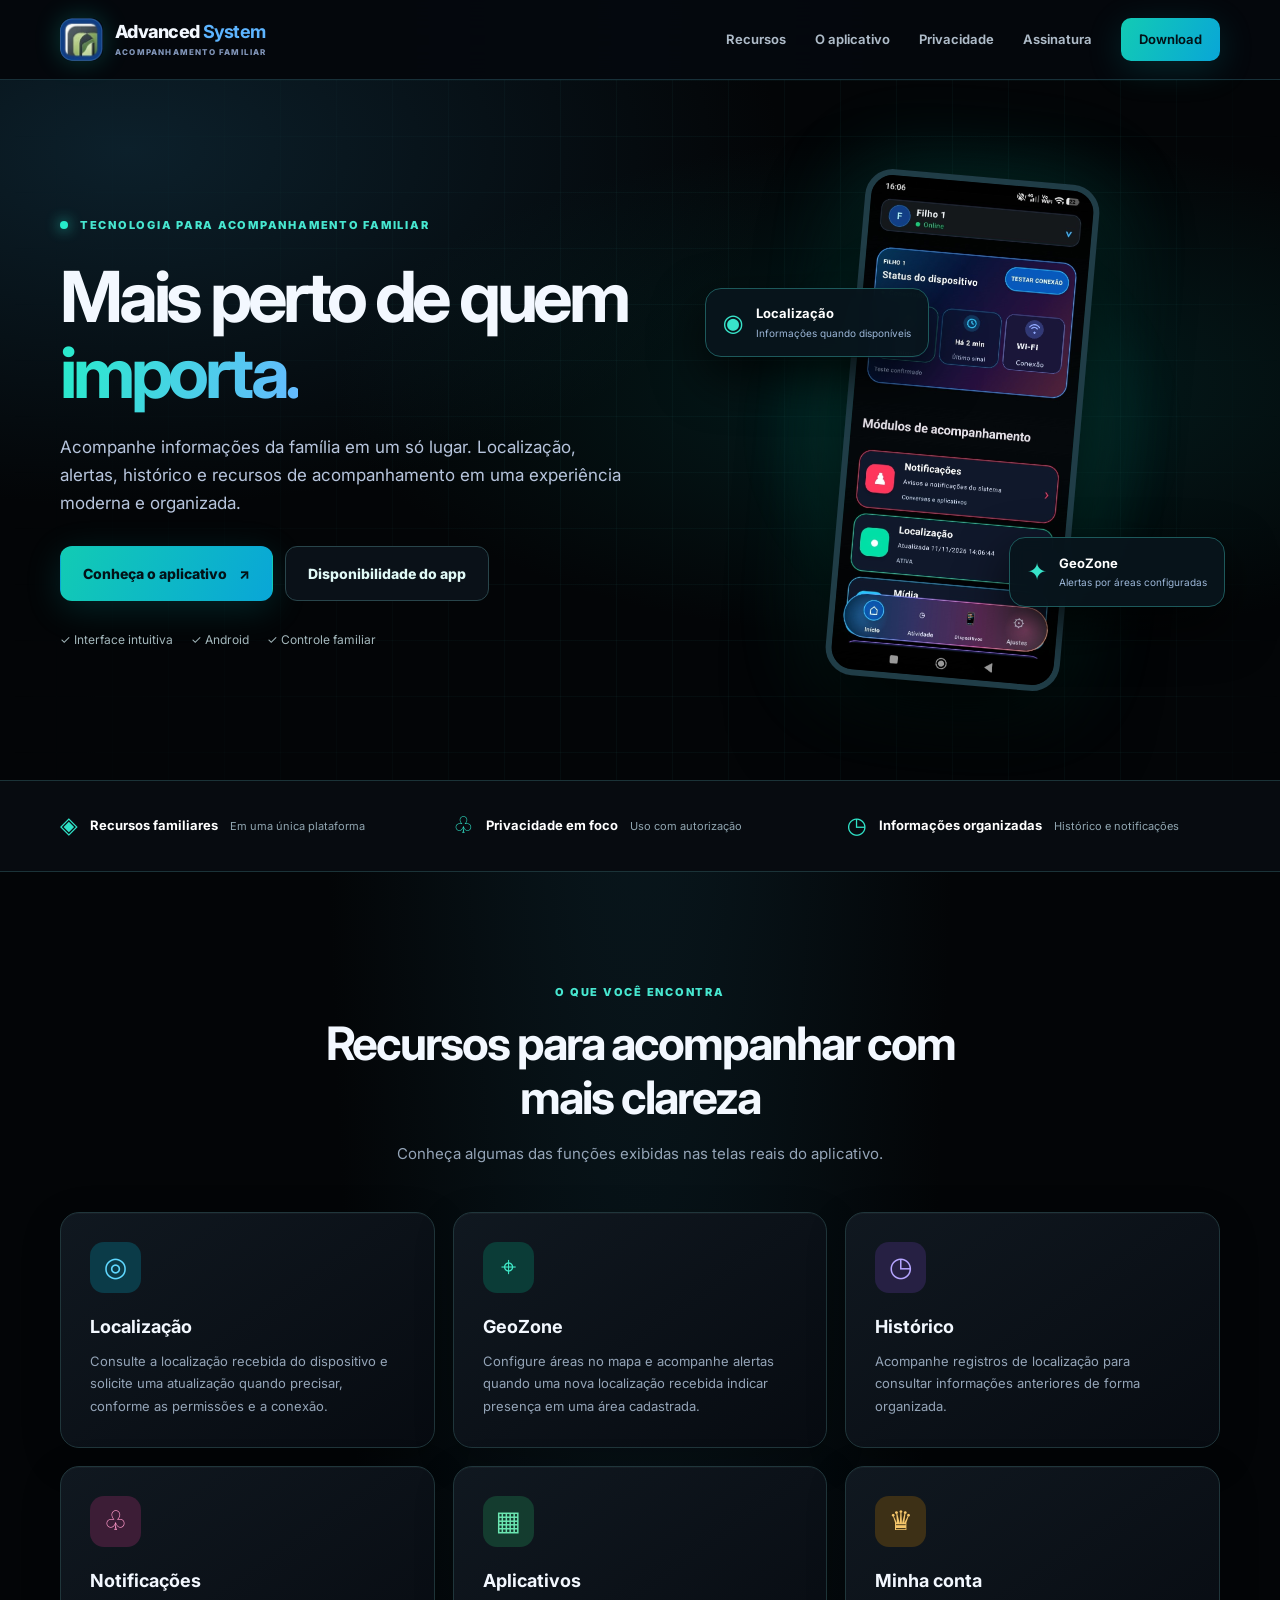
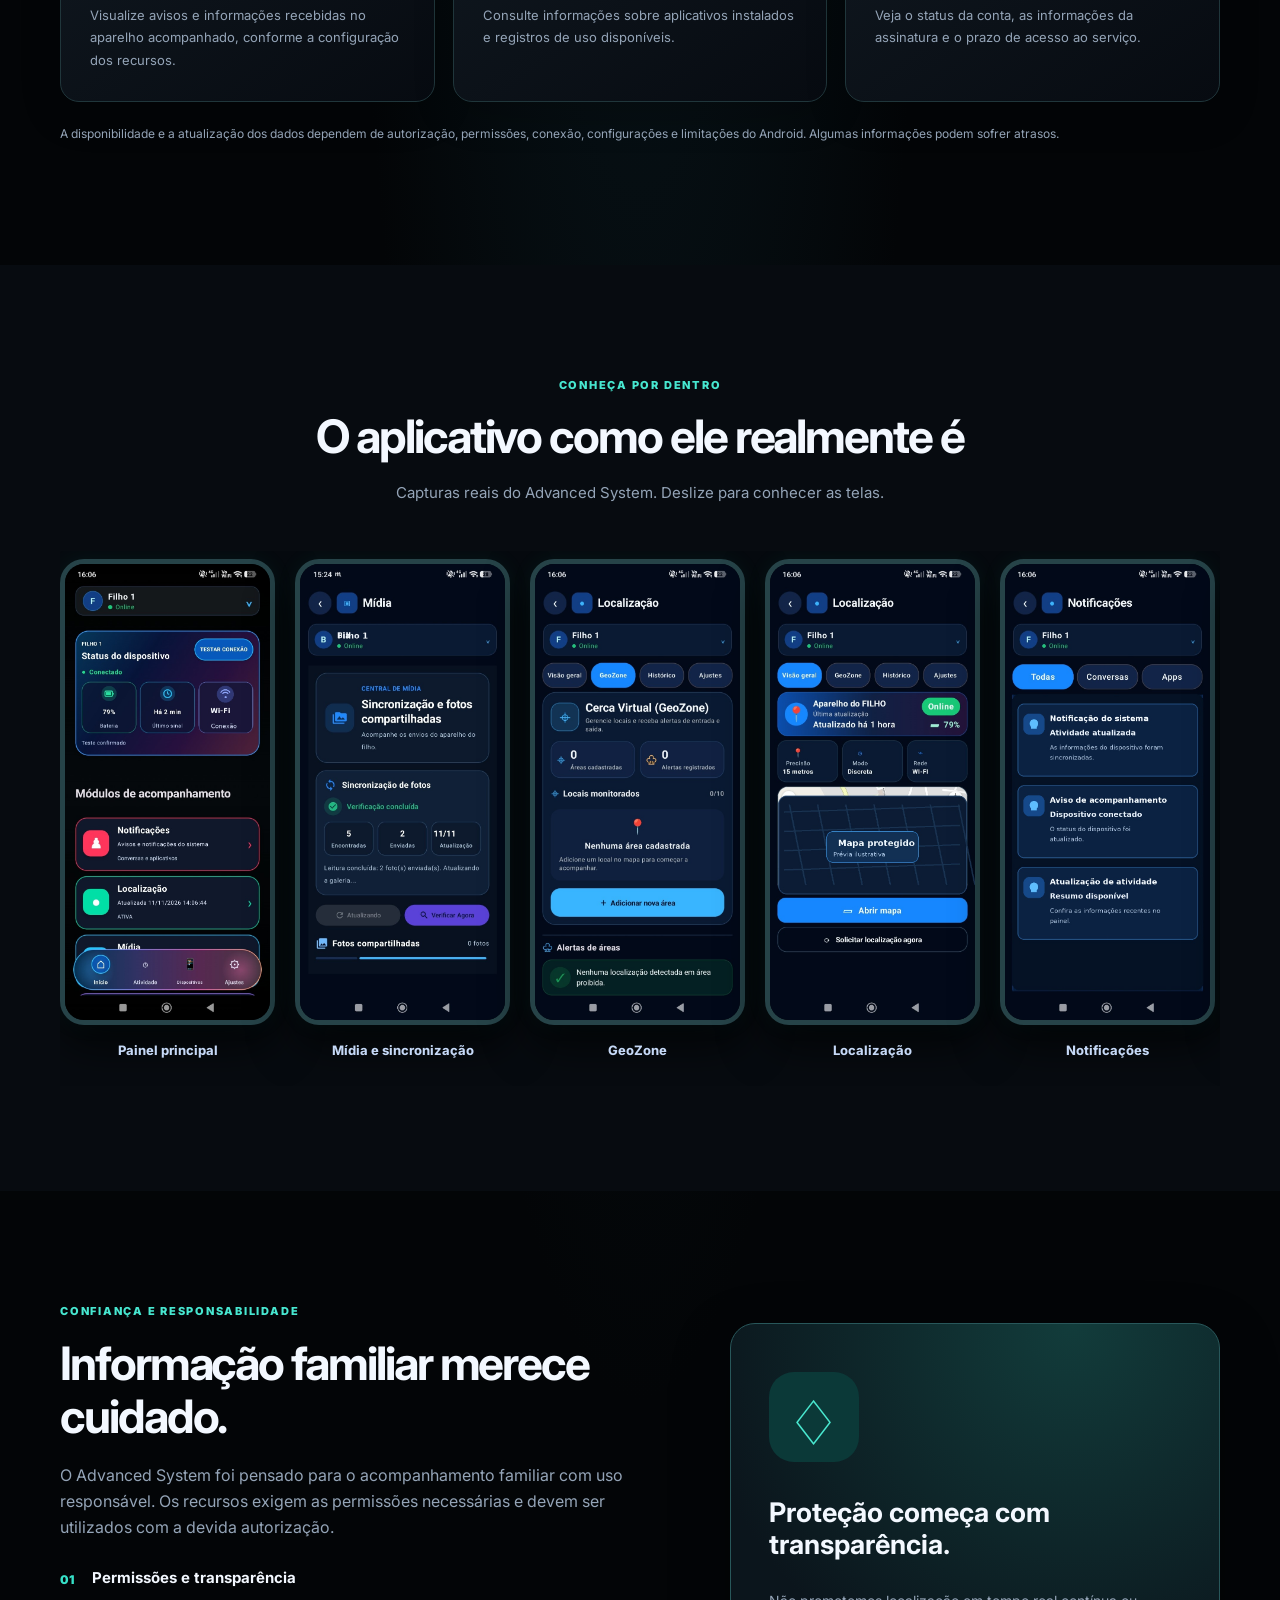
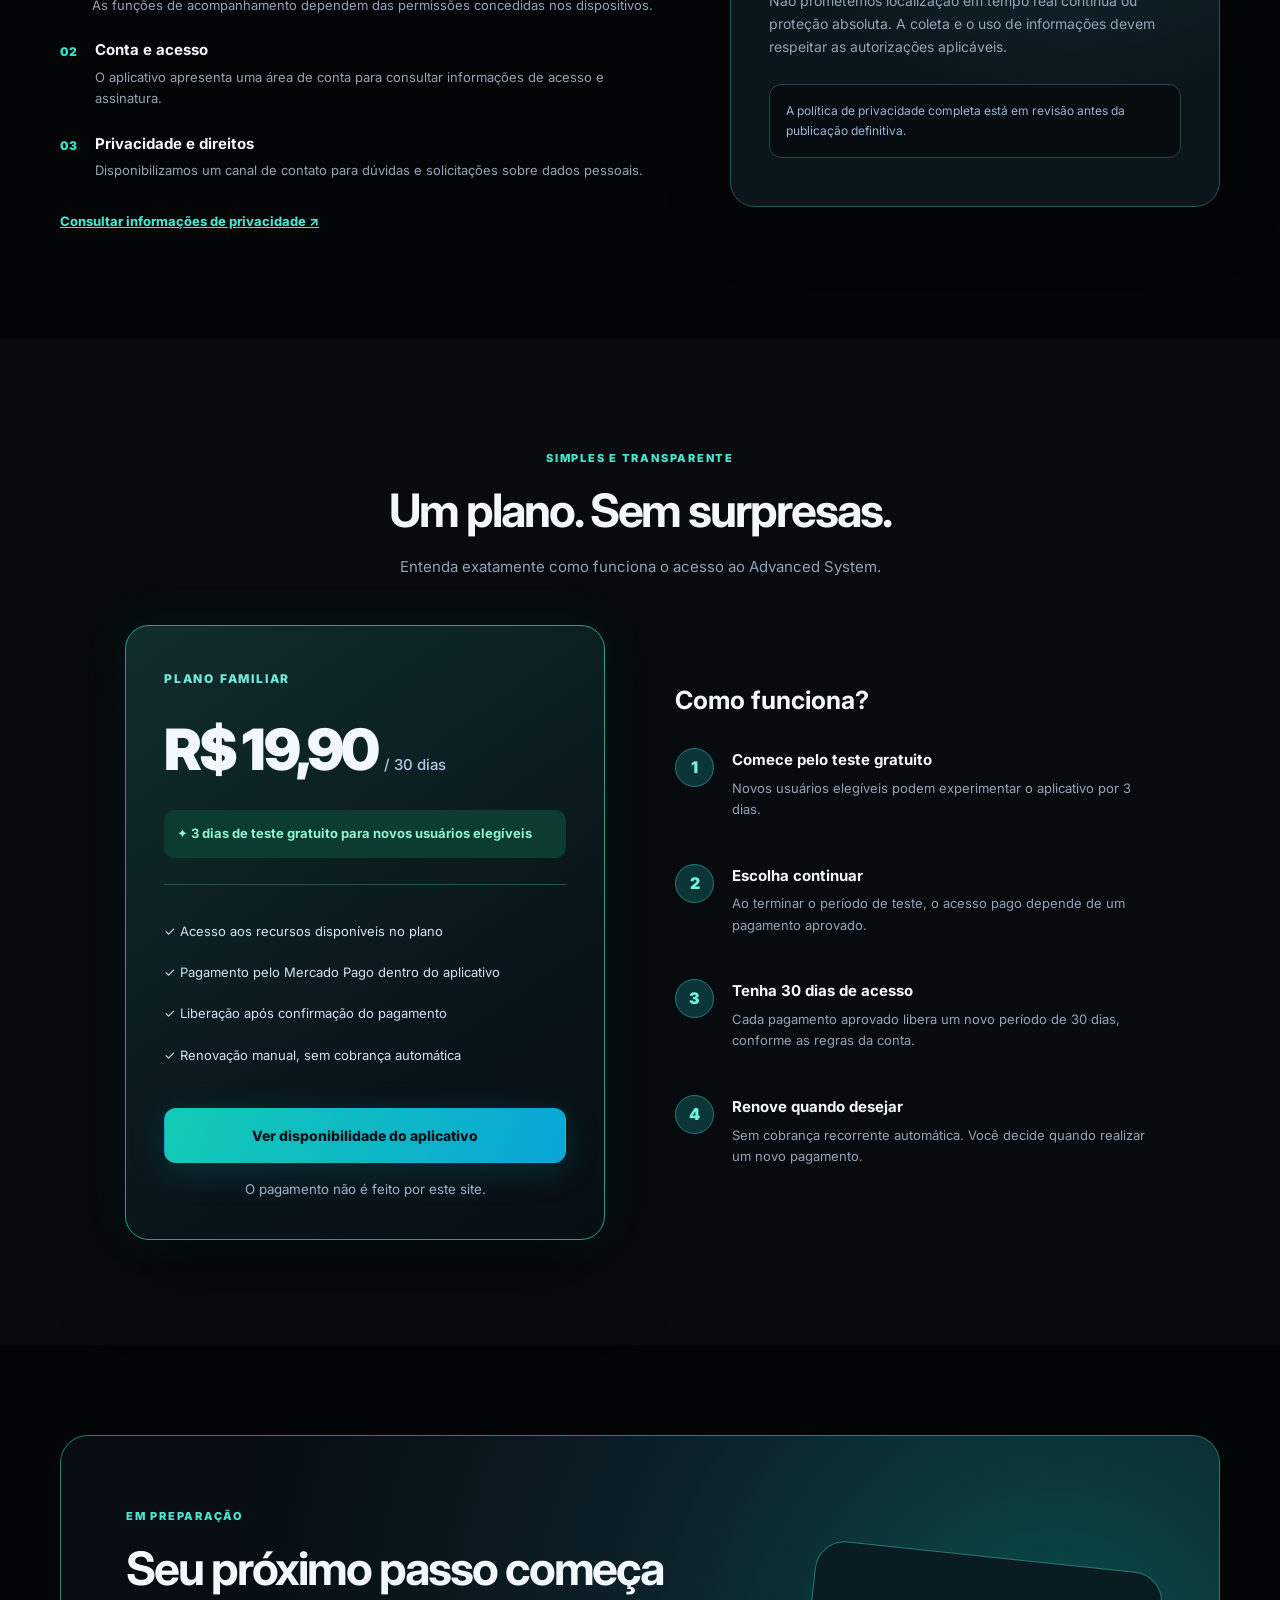
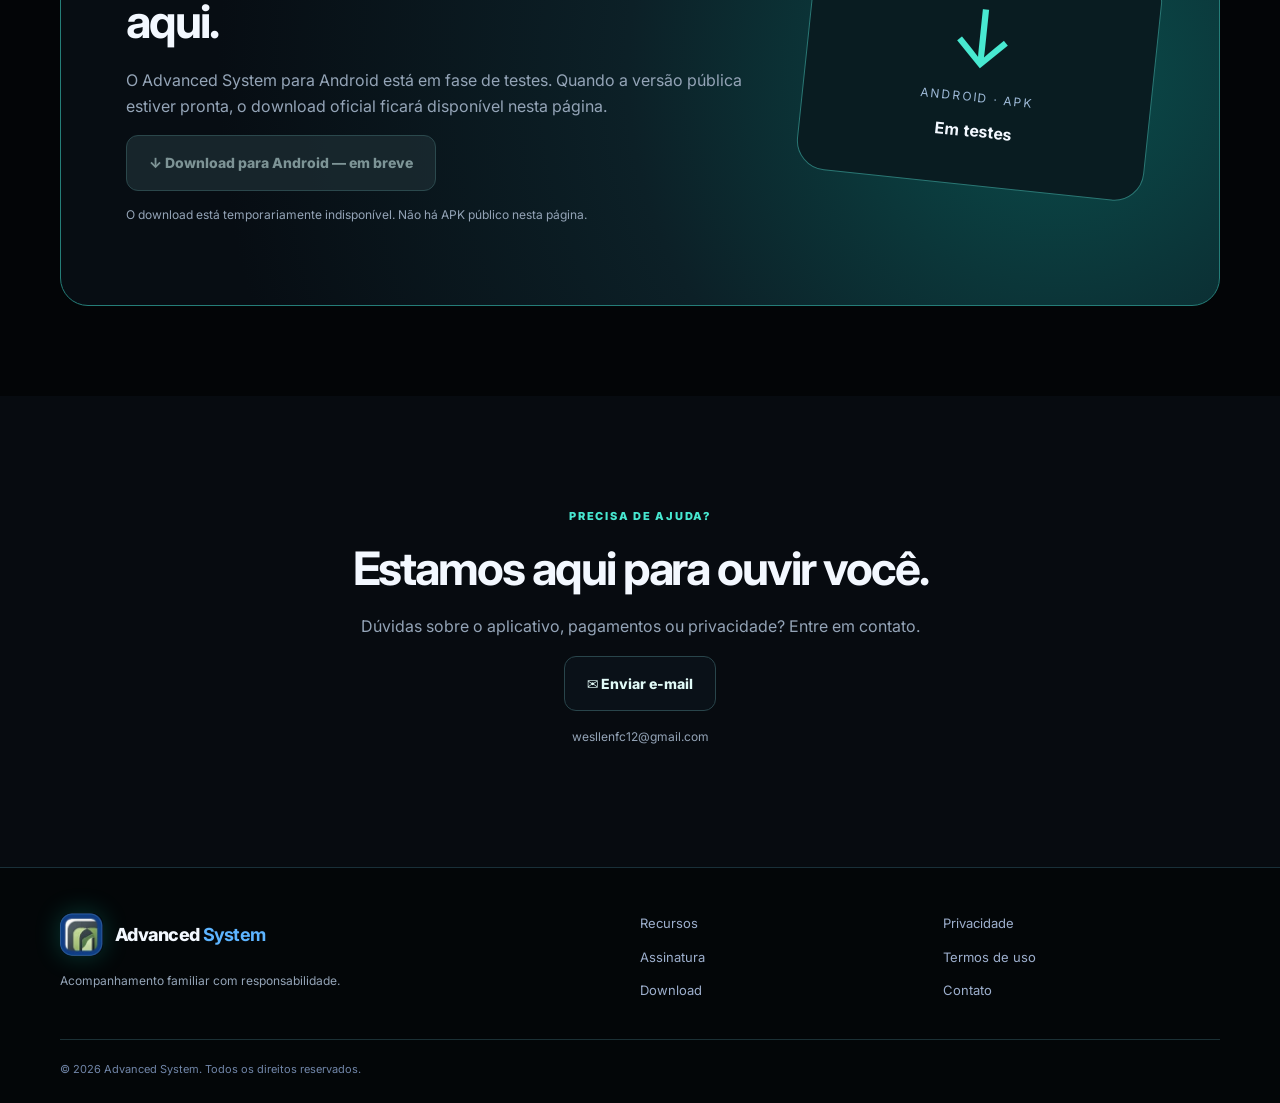
<file: index.html>
<!doctype html><html lang="pt-BR"><head><meta charset="utf-8"><meta name="viewport" content="width=device-width,initial-scale=1"><meta name="theme-color" content="#030507"><meta name="description" content="Advanced System: acompanhamento familiar com localização, GeoZone, notificações e gestão de assinatura. Conheça os recursos e o plano de R$ 19,90 por 30 dias."><title>Advanced System | Acompanhamento familiar</title><link rel="icon" type="image/png" href="assets/logo-oficial.png"><link rel="stylesheet" href="style.css"></head><body>
<header class="nav"><a class="brand" href="#inicio"><img class="official-logo" src="assets/logo-oficial.png" alt="Logotipo oficial do Advanced System" width="43" height="43"><span>Advanced <b>System</b><small>ACOMPANHAMENTO FAMILIAR</small></span></a><button class="menu" aria-expanded="false" aria-controls="links" aria-label="Abrir menu">☰</button><nav id="links"><a href="#recursos">Recursos</a><a href="#telas">O aplicativo</a><a href="#seguranca">Privacidade</a><a href="#planos">Assinatura</a><a class="navcta" href="#download">Download</a></nav></header>
<main><section class="hero" id="inicio"><div class="container hero-grid"><div><span class="eyebrow"><span class="dot"></span> TECNOLOGIA PARA ACOMPANHAMENTO FAMILIAR</span><h1>Mais perto de quem <em>importa.</em></h1><p class="lead">Acompanhe informações da família em um só lugar. Localização, alertas, histórico e recursos de acompanhamento em uma experiência moderna e organizada.</p><div class="actions"><a class="btn primary" href="#telas">Conheça o aplicativo <span aria-hidden="true">↗</span></a><a class="btn secondary" href="#download">Disponibilidade do app</a></div><div class="hero-micro"><span>✓ Interface intuitiva</span><span>✓ Android</span><span>✓ Controle familiar</span></div></div><div class="hero-art"><div class="orb"></div><img class="hero-phone" src="assets/tela-1.jpg" alt="Painel inicial real do Advanced System" width="720" height="1600"><div class="float-card one">◉ <span><strong>Localização</strong><small>Informações quando disponíveis</small></span></div><div class="float-card two">✦ <span><strong>GeoZone</strong><small>Alertas por áreas configuradas</small></span></div></div></div></section>
<section class="truststrip"><div class="container stripgrid"><span>◈ <strong>Recursos familiares</strong><small>Em uma única plataforma</small></span><span>♧ <strong>Privacidade em foco</strong><small>Uso com autorização</small></span><span>◷ <strong>Informações organizadas</strong><small>Histórico e notificações</small></span></div></section>
<section id="recursos" class="section"><div class="container"><div class="heading"><span class="eyebrow">O QUE VOCÊ ENCONTRA</span><h2>Recursos para acompanhar com mais clareza</h2><p>Conheça algumas das funções exibidas nas telas reais do aplicativo.</p></div><div class="cards"><article class="feature"><span class="feature-icon blue">◎</span><h3>Localização</h3><p>Consulte a localização recebida do dispositivo e solicite uma atualização quando precisar, conforme as permissões e a conexão.</p></article><article class="feature"><span class="feature-icon cyan">⌖</span><h3>GeoZone</h3><p>Configure áreas no mapa e acompanhe alertas quando uma nova localização recebida indicar presença em uma área cadastrada.</p></article><article class="feature"><span class="feature-icon violet">◷</span><h3>Histórico</h3><p>Acompanhe registros de localização para consultar informações anteriores de forma organizada.</p></article><article class="feature"><span class="feature-icon pink">♧</span><h3>Notificações</h3><p>Visualize avisos e informações recebidas no aparelho acompanhado, conforme a configuração dos recursos.</p></article><article class="feature"><span class="feature-icon green">▦</span><h3>Aplicativos</h3><p>Consulte informações sobre aplicativos instalados e registros de uso disponíveis.</p></article><article class="feature"><span class="feature-icon amber">♛</span><h3>Minha conta</h3><p>Veja o status da conta, as informações da assinatura e o prazo de acesso ao serviço.</p></article></div><p class="footnote">A disponibilidade e a atualização dos dados dependem de autorização, permissões, conexão, configurações e limitações do Android. Algumas informações podem sofrer atrasos.</p></div></section>
<section id="telas" class="section showcase"><div class="container"><div class="heading"><span class="eyebrow">CONHEÇA POR DENTRO</span><h2>O aplicativo como ele realmente é</h2><p>Capturas reais do Advanced System. Deslize para conhecer as telas.</p></div><div class="screens" aria-label="Galeria de capturas de tela do aplicativo">
<figure><img loading="lazy" src="assets/tela-1.jpg" alt="Tela inicial do aplicativo com status do dispositivo"><figcaption>Painel principal</figcaption></figure>
<figure><img loading="lazy" src="assets/tela-2.jpg" alt="Central de mídia e sincronização de fotos"><figcaption>Mídia e sincronização</figcaption></figure>
<figure><img loading="lazy" src="assets/tela-3.jpg" alt="Configuração da cerca virtual GeoZone"><figcaption>GeoZone</figcaption></figure>
<figure><img loading="lazy" src="assets/tela-4.jpg" alt="Visão geral da localização com mapa protegido para demonstração"><figcaption>Localização</figcaption></figure>
<figure><img loading="lazy" src="assets/tela-5.jpg" alt="Central de notificações com exemplos genéricos de demonstração"><figcaption>Notificações</figcaption></figure>
<figure><img loading="lazy" src="assets/tela-6.jpg" alt="Galeria de fotos compartilhadas com conteúdo pessoal protegido"><figcaption>Galeria de fotos</figcaption></figure>
<figure><img loading="lazy" src="assets/tela-7.jpg" alt="Painel de aplicativos e tempo de uso"><figcaption>Aplicativos</figcaption></figure>
</div></div></section>
<section id="seguranca" class="section"><div class="container security-grid"><div><span class="eyebrow">CONFIANÇA E RESPONSABILIDADE</span><h2>Informação familiar merece cuidado.</h2><p>O Advanced System foi pensado para o acompanhamento familiar com uso responsável. Os recursos exigem as permissões necessárias e devem ser utilizados com a devida autorização.</p><div class="security-list"><div><span>01</span><div><h3>Permissões e transparência</h3><p>As funções de acompanhamento dependem das permissões concedidas nos dispositivos.</p></div></div><div><span>02</span><div><h3>Conta e acesso</h3><p>O aplicativo apresenta uma área de conta para consultar informações de acesso e assinatura.</p></div></div><div><span>03</span><div><h3>Privacidade e direitos</h3><p>Disponibilizamos um canal de contato para dúvidas e solicitações sobre dados pessoais.</p></div></div></div><a class="textlink" href="privacidade.html">Consultar informações de privacidade ↗</a></div><div class="security-panel"><div class="shield">♢</div><h3>Proteção começa com transparência.</h3><p>Não prometemos localização em tempo real contínua ou proteção absoluta. A coleta e o uso de informações devem respeitar as autorizações aplicáveis.</p><div class="mini-note">A política de privacidade completa está em revisão antes da publicação definitiva.</div></div></div></section>
<section id="planos" class="section price-section"><div class="container"><div class="heading"><span class="eyebrow">SIMPLES E TRANSPARENTE</span><h2>Um plano. Sem surpresas.</h2><p>Entenda exatamente como funciona o acesso ao Advanced System.</p></div><div class="pricing-layout"><div class="price-card"><span class="plan-label">PLANO FAMILIAR</span><div class="price">R$ 19,90 <span>/ 30 dias</span></div><p class="trial">✦ 3 dias de teste gratuito para novos usuários elegíveis</p><hr><ul><li>✓ Acesso aos recursos disponíveis no plano</li><li>✓ Pagamento pelo Mercado Pago dentro do aplicativo</li><li>✓ Liberação após confirmação do pagamento</li><li>✓ Renovação manual, sem cobrança automática</li></ul><a class="btn primary full" href="#download">Ver disponibilidade do aplicativo</a><small>O pagamento não é feito por este site.</small></div><div class="steps"><h3>Como funciona?</h3><div class="step"><span>1</span><div><h4>Comece pelo teste gratuito</h4><p>Novos usuários elegíveis podem experimentar o aplicativo por 3 dias.</p></div></div><div class="step"><span>2</span><div><h4>Escolha continuar</h4><p>Ao terminar o período de teste, o acesso pago depende de um pagamento aprovado.</p></div></div><div class="step"><span>3</span><div><h4>Tenha 30 dias de acesso</h4><p>Cada pagamento aprovado libera um novo período de 30 dias, conforme as regras da conta.</p></div></div><div class="step"><span>4</span><div><h4>Renove quando desejar</h4><p>Sem cobrança recorrente automática. Você decide quando realizar um novo pagamento.</p></div></div></div></div></div></section>
<section id="download" class="section download-section"><div class="container download-box"><div><span class="eyebrow">EM PREPARAÇÃO</span><h2>Seu próximo passo começa aqui.</h2><p>O Advanced System para Android está em fase de testes. Quando a versão pública estiver pronta, o download oficial ficará disponível nesta página.</p><button class="btn disabled" disabled aria-disabled="true">↓ Download para Android — em breve</button><p class="download-note">O download está temporariamente indisponível. Não há APK público nesta página.</p></div><div class="download-art" aria-hidden="true"><span>↓</span><small>ANDROID · APK</small><strong>Em testes</strong></div></div></section>
<section id="contato" class="section contact"><div class="container"><span class="eyebrow">PRECISA DE AJUDA?</span><h2>Estamos aqui para ouvir você.</h2><p>Dúvidas sobre o aplicativo, pagamentos ou privacidade? Entre em contato.</p><a class="btn secondary" href="mailto:wesllenfc12@gmail.com">✉ Enviar e-mail</a><p class="email">wesllenfc12@gmail.com</p></div></section></main>
<footer><div class="container footer-grid"><div><a class="brand" href="#inicio"><img class="official-logo" src="assets/logo-oficial.png" alt="Logotipo oficial do Advanced System" width="43" height="43"><span>Advanced <b>System</b></span></a><p>Acompanhamento familiar com responsabilidade.</p></div><div><a href="#recursos">Recursos</a><a href="#planos">Assinatura</a><a href="#download">Download</a></div><div><a href="privacidade.html">Privacidade</a><a href="termos.html">Termos de uso</a><a href="mailto:wesllenfc12@gmail.com">Contato</a></div></div><div class="container copyright">© <span id="year"></span> Advanced System. Todos os direitos reservados.</div></footer><script>document.getElementById('year').textContent=new Date().getFullYear();const m=document.querySelector('.menu'),n=document.querySelector('nav');m.addEventListener('click',()=>{let open=n.classList.toggle('open');m.setAttribute('aria-expanded',String(open))});n.querySelectorAll('a').forEach(a=>a.addEventListener('click',()=>{n.classList.remove('open');m.setAttribute('aria-expanded','false')}));</script></body></html>
</file>
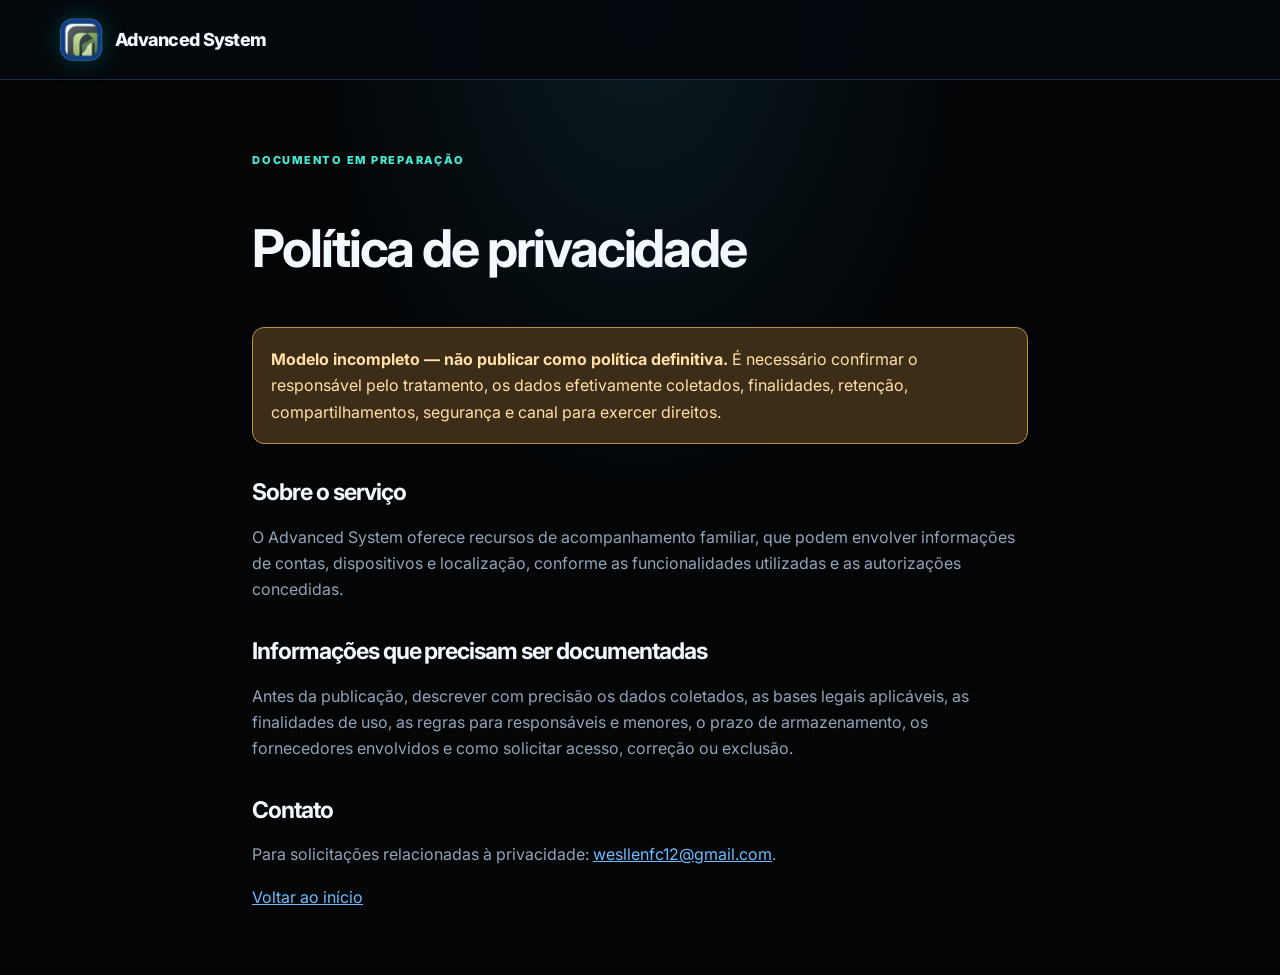
<file: privacidade.html>
<!doctype html><html lang="pt-BR"><head><meta charset="utf-8"><meta name="viewport" content="width=device-width,initial-scale=1"><title>Privacidade | Advanced System</title><link rel="stylesheet" href="style.css"></head><body><header class="nav"><a class="brand" href="index.html"><img class="official-logo" src="assets/logo-oficial.png" alt="Logotipo oficial do Advanced System" width="43" height="43"> Advanced System</a></header><main class="legal"><span class="eyebrow">DOCUMENTO EM PREPARAÇÃO</span><h1>Política de privacidade</h1><p class="warning"><strong>Modelo incompleto — não publicar como política definitiva.</strong> É necessário confirmar o responsável pelo tratamento, os dados efetivamente coletados, finalidades, retenção, compartilhamentos, segurança e canal para exercer direitos.</p><h2>Sobre o serviço</h2><p>O Advanced System oferece recursos de acompanhamento familiar, que podem envolver informações de contas, dispositivos e localização, conforme as funcionalidades utilizadas e as autorizações concedidas.</p><h2>Informações que precisam ser documentadas</h2><p>Antes da publicação, descrever com precisão os dados coletados, as bases legais aplicáveis, as finalidades de uso, as regras para responsáveis e menores, o prazo de armazenamento, os fornecedores envolvidos e como solicitar acesso, correção ou exclusão.</p><h2>Contato</h2><p>Para solicitações relacionadas à privacidade: <a href="mailto:wesllenfc12@gmail.com">wesllenfc12@gmail.com</a>.</p><p><a href="index.html">Voltar ao início</a></p></main></body></html>
</file>
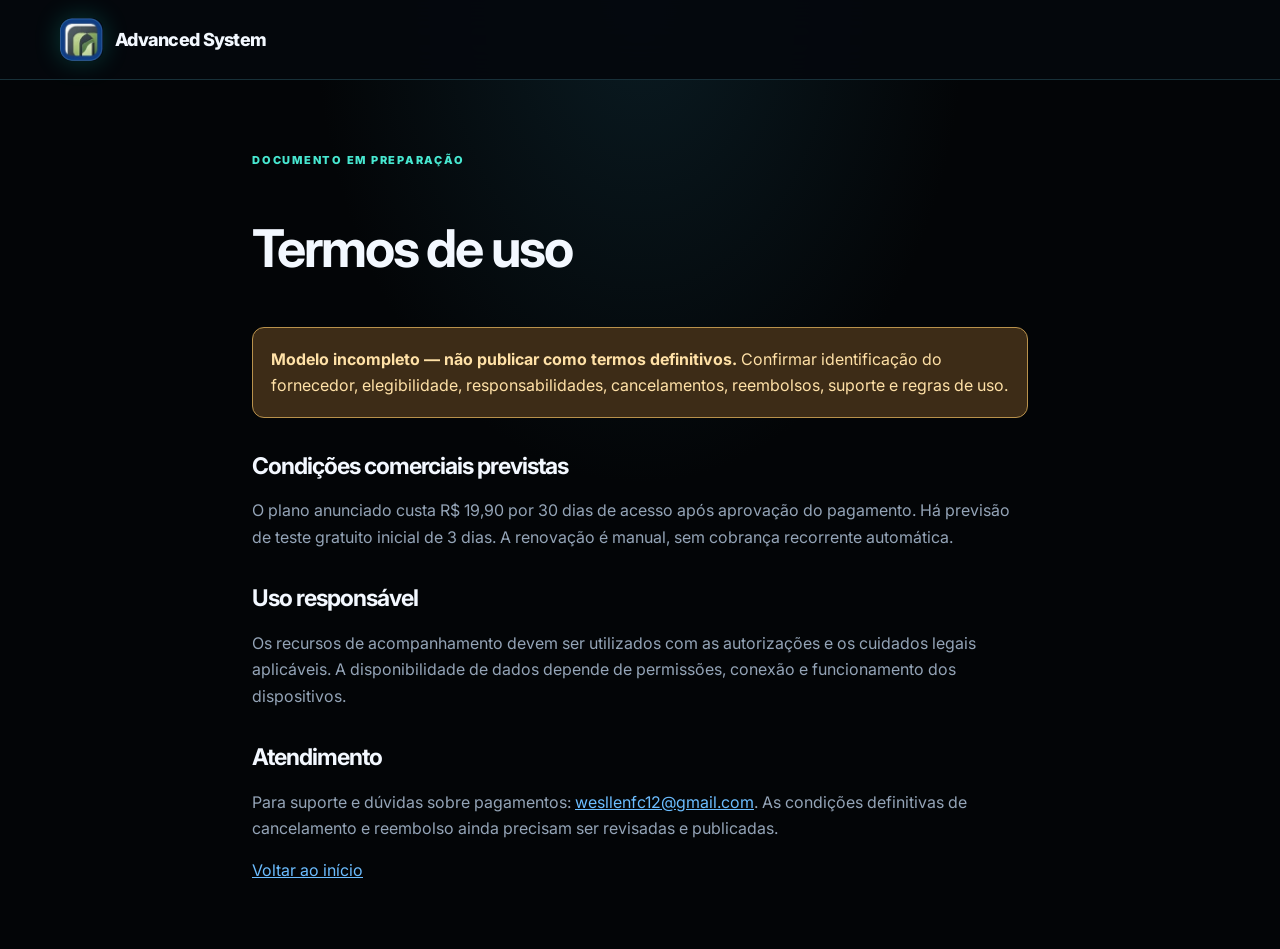
<file: termos.html>
<!doctype html><html lang="pt-BR"><head><meta charset="utf-8"><meta name="viewport" content="width=device-width,initial-scale=1"><title>Termos | Advanced System</title><link rel="stylesheet" href="style.css"></head><body><header class="nav"><a class="brand" href="index.html"><img class="official-logo" src="assets/logo-oficial.png" alt="Logotipo oficial do Advanced System" width="43" height="43"> Advanced System</a></header><main class="legal"><span class="eyebrow">DOCUMENTO EM PREPARAÇÃO</span><h1>Termos de uso</h1><p class="warning"><strong>Modelo incompleto — não publicar como termos definitivos.</strong> Confirmar identificação do fornecedor, elegibilidade, responsabilidades, cancelamentos, reembolsos, suporte e regras de uso.</p><h2>Condições comerciais previstas</h2><p>O plano anunciado custa R$ 19,90 por 30 dias de acesso após aprovação do pagamento. Há previsão de teste gratuito inicial de 3 dias. A renovação é manual, sem cobrança recorrente automática.</p><h2>Uso responsável</h2><p>Os recursos de acompanhamento devem ser utilizados com as autorizações e os cuidados legais aplicáveis. A disponibilidade de dados depende de permissões, conexão e funcionamento dos dispositivos.</p><h2>Atendimento</h2><p>Para suporte e dúvidas sobre pagamentos: <a href="mailto:wesllenfc12@gmail.com">wesllenfc12@gmail.com</a>. As condições definitivas de cancelamento e reembolso ainda precisam ser revisadas e publicadas.</p><p><a href="index.html">Voltar ao início</a></p></main></body></html>
</file>
<file: style.css>
@import url('https://fonts.googleapis.com/css2?family=Inter:wght@400;500;600;700;800;900&display=swap');:root{color-scheme:dark;--bg:#050c20;--panel:#0d1b39;--panel2:#102347;--line:#233556;--text:#f5f8ff;--muted:#a4b2d0;--blue:#1685ff}*{box-sizing:border-box}html{scroll-behavior:smooth;scroll-padding-top:90px}body{margin:0;background:var(--bg);color:var(--text);font-family:Inter,system-ui,-apple-system,Segoe UI,sans-serif;line-height:1.65}a{color:inherit}button{font:inherit}.container{width:min(1160px,calc(100% - 44px));margin:auto}.nav{height:80px;position:sticky;top:0;z-index:30;background:#050c20ed;backdrop-filter:blur(18px);border-bottom:1px solid #263657;display:flex;align-items:center;justify-content:space-between;padding:0 max(22px,calc((100vw - 1160px)/2));gap:24px}.brand{display:flex;align-items:center;gap:12px;text-decoration:none;font-size:18px;font-weight:800;letter-spacing:-.04em;line-height:1.1}.brand b{color:#5db4ff}.brand small{display:block;font-size:8px;letter-spacing:.15em;color:#8296ba;margin-top:6px}.mark{display:grid;place-items:center;background:linear-gradient(135deg,#126dff,#13c3ed);border-radius:13px;width:43px;height:43px;color:white;font-size:16px;letter-spacing:0;box-shadow:0 0 25px #167fff40}.nav nav{display:flex;align-items:center;gap:29px}.nav nav a{text-decoration:none;font-size:13px;font-weight:650;color:#b5c4e1}.nav nav a:hover,.textlink:hover{color:white}.nav nav .navcta{background:#147dff;padding:11px 18px;border-radius:10px;color:white}.menu{display:none;background:transparent;border:1px solid var(--line);color:white;border-radius:10px;padding:8px 12px}.hero{background:radial-gradient(ellipse at 80% 40%,#11376d 0%,transparent 45%),linear-gradient(160deg,#07142d,#050c20 75%);overflow:hidden}.hero-grid{min-height:690px;display:grid;grid-template-columns:1.08fr .92fr;align-items:center;gap:40px;padding-top:65px;padding-bottom:65px}.eyebrow{font-size:11px;letter-spacing:.16em;font-weight:850;color:#55b0ff;text-transform:uppercase}.dot{display:inline-block;width:8px;height:8px;background:#20dca5;border-radius:50%;margin-right:8px;box-shadow:0 0 12px #20dca5}.hero h1{font-size:clamp(45px,5.5vw,77px);line-height:1.08;letter-spacing:-.06em;max-width:690px;margin:22px 0}.hero h1 em{font-style:normal;background:linear-gradient(90deg,#2b8fff,#68d8ff);background-clip:text;color:transparent}.lead{font-size:17px;max-width:570px;color:#b7c5dd}.actions{display:flex;flex-wrap:wrap;gap:12px;margin:29px 0}.btn{display:inline-flex;align-items:center;justify-content:center;gap:12px;border-radius:12px;padding:15px 22px;font-weight:800;font-size:14px;text-decoration:none;border:1px solid transparent;cursor:pointer;transition:transform .2s,background .2s}.btn:not(:disabled):hover{transform:translateY(-2px)}.primary{background:linear-gradient(100deg,#0874f9,#159cfe);color:white;box-shadow:0 10px 28px #0b7aff30}.secondary{border-color:#345078;color:#e9f3ff;background:#10203c}.hero-micro{display:flex;gap:18px;flex-wrap:wrap;color:#8ca5c6;font-size:12px}.hero-art{height:570px;position:relative;display:grid;place-items:center}.orb{position:absolute;width:420px;height:420px;border-radius:50%;background:radial-gradient(circle,#176bdf50,transparent 70%);filter:blur(15px)}.hero-phone{position:relative;width:235px;height:auto;max-height:520px;object-fit:contain;border:6px solid #2c4677;border-radius:28px;box-shadow:0 35px 90px #000b,0 0 65px #1975ef45;transform:rotate(5deg)}.float-card{position:absolute;display:flex;align-items:center;gap:12px;background:#10274aeb;border:1px solid #315382;border-radius:16px;padding:14px 17px;box-shadow:0 18px 40px #0006;color:#36c8ff;font-size:24px;backdrop-filter:blur(8px)}.float-card strong{display:block;color:white;font-size:13px}.float-card small{display:block;color:#9cb7d8;font-size:10px}.float-card.one{left:0;top:25%}.float-card.two{right:-5px;bottom:19%}.truststrip{background:#0a1730;border-block:1px solid #233354}.stripgrid{display:grid;grid-template-columns:repeat(3,1fr);gap:20px;padding:26px 0}.stripgrid>span{display:flex;align-items:center;gap:12px;font-size:23px;color:#4ba6ff}.stripgrid strong{font-size:13px;color:white}.stripgrid small{font-size:11px;color:#8da1c0}.stripgrid strong,.stripgrid small{display:block}.section{padding:105px 0}.heading{max-width:720px;margin:0 auto 45px;text-align:center}.heading h2,h2{font-size:clamp(30px,3.6vw,48px);line-height:1.16;letter-spacing:-.045em;margin:14px 0 18px}p{color:var(--muted);margin:0 0 16px}.heading p{font-size:15px}.cards{display:grid;grid-template-columns:repeat(3,1fr);gap:18px}.feature{background:linear-gradient(145deg,#102244,#0b1832);border:1px solid #25385c;padding:29px;border-radius:19px;transition:transform .2s,border-color .2s}.feature:hover{transform:translateY(-4px);border-color:#2675c6}.feature-icon{width:51px;height:51px;border-radius:14px;display:grid;place-items:center;font-size:27px;margin-bottom:19px}.blue{background:#153c83;color:#60b5ff}.cyan{background:#0e4c5a;color:#5be4e8}.violet{background:#3a2676;color:#b8a0ff}.pink{background:#65224e;color:#ff8fc7}.green{background:#135846;color:#72e6ba}.amber{background:#674b1b;color:#ffd66d}.feature h3{font-size:18px;margin:0 0 8px}.feature p{font-size:13px;line-height:1.75;margin:0}.footnote{font-size:12px;margin-top:22px}.showcase{background:linear-gradient(#0b1935,#071329)}.screens{display:flex;gap:20px;overflow-x:auto;padding:8px 5px 25px;scroll-snap-type:x mandatory;scrollbar-color:#2e70bc #0a1730}.screens figure{margin:0;flex:0 0 215px;scroll-snap-align:start;text-align:center}.screens img{display:block;width:100%;height:auto;border:5px solid #263f68;border-radius:24px;box-shadow:0 15px 38px #0008}.screens figcaption{font-weight:750;margin-top:15px;color:#c6d9f7;font-size:13px}.security-grid{display:grid;grid-template-columns:1.1fr .9fr;gap:70px;align-items:center}.security-grid h2{max-width:550px}.security-list{margin:25px 0}.security-list>div{display:flex;gap:18px;margin:22px 0}.security-list span{color:#57b3ff;font-size:12px;font-weight:900;padding-top:4px}.security-list h3{margin:0 0 4px;font-size:15px}.security-list p{font-size:13px;margin:0}.textlink{color:#64b7ff;font-size:13px;font-weight:750}.security-panel{padding:48px 38px;border:1px solid #31518b;border-radius:25px;background:radial-gradient(circle at 70% 0%,#1a4a83,#102043 60%);box-shadow:0 20px 60px #0005}.shield{width:90px;height:90px;border-radius:25px;display:grid;place-items:center;background:#164b83;color:#7cdaff;font-size:62px;margin-bottom:35px}.security-panel h3{font-size:27px;line-height:1.2}.security-panel p{font-size:14px}.mini-note{padding:16px;background:#07152d;border:1px solid #2b456d;border-radius:12px;color:#9eb6d7;font-size:12px;margin-top:26px}.price-section{background:#0b1934}.pricing-layout{display:grid;grid-template-columns:1fr 1fr;gap:70px;align-items:center;max-width:1030px;margin:auto}.price-card{background:linear-gradient(150deg,#123b6e,#0b2145 55%,#0d1d3c);border:1px solid #3b72ae;border-radius:24px;padding:38px;box-shadow:0 20px 60px #0005}.plan-label{color:#9bcfff;font-size:12px;letter-spacing:.15em;font-weight:850}.price{font-size:clamp(40px,4.5vw,57px);font-weight:900;letter-spacing:-.05em;margin:13px 0}.price span{font-size:15px;font-weight:500;letter-spacing:0;color:#b2c8e7}.trial{background:#104b45;color:#83eac5;border-radius:10px;padding:13px;font-size:13px;font-weight:700}.price-card hr{border:0;border-top:1px solid #38527b;margin:26px 0}.price-card ul{padding:0;list-style:none}.price-card li{padding:10px 0;font-size:13px;color:#d2e1f5}.full{width:100%;margin:16px 0}.price-card small{display:block;text-align:center;color:#9fb2cd}.steps h3{font-size:25px}.step{display:flex;gap:18px;margin:27px 0}.step>span{flex:0 0 39px;height:39px;border-radius:50%;background:#123b6b;border:1px solid #3879b8;color:#70bdff;display:grid;place-items:center;font-weight:900}.step h4{font-size:15px;margin:0 0 5px}.step p{font-size:13px}.download-section{padding:90px 0}.download-box{background:radial-gradient(circle at 85% 50%,#165a97,#102a53 42%,#0e1d3d 80%);border:1px solid #2c5e9b;border-radius:28px;padding:65px;display:grid;grid-template-columns:1.3fr .7fr;gap:30px;align-items:center}.download-box h2{max-width:600px}.download-box p{max-width:620px}.disabled{background:#344c6c;color:#c0cce0;cursor:not-allowed;opacity:.8}.download-note{font-size:12px;margin-top:14px}.download-art{height:230px;display:flex;align-items:center;justify-content:center;flex-direction:column;gap:10px;border:1px solid #4378af;border-radius:30px;background:#0c2347;transform:rotate(6deg)}.download-art span{font-size:80px;color:#70c5ff;line-height:1}.download-art small{font-size:12px;color:#9db9d7;letter-spacing:.16em}.download-art strong{font-size:16px}.contact{text-align:center;background:#071329}.contact .email{font-size:12px;margin-top:16px}footer{border-top:1px solid #263657;background:#050b1b;padding:45px 0 25px}.footer-grid{display:grid;grid-template-columns:2fr 1fr 1fr;gap:25px}.footer-grid p{font-size:12px;margin-top:15px}.footer-grid>div:not(:first-child){display:flex;flex-direction:column;gap:12px}.footer-grid a:not(.brand){text-decoration:none;color:#9dafcd;font-size:13px}.copyright{border-top:1px solid #1c2b46;padding-top:20px;margin-top:32px;color:#7186a9;font-size:11px}.legal{max-width:820px;margin:65px auto;padding:0 22px;min-height:65vh}.legal h1{font-size:clamp(34px,5vw,52px);letter-spacing:-.04em}.legal h2{font-size:23px;margin-top:35px}.legal a{color:#6cbdff}.warning{padding:18px;border:1px solid #b9924c;border-radius:12px;background:#3d2c17;color:#ffe1a7}@media(max-width:900px){.hero-grid{grid-template-columns:1fr 1fr}.hero-phone{width:200px}.float-card{display:none}.security-grid,.pricing-layout{gap:35px}.cards{grid-template-columns:repeat(2,1fr)}}@media(max-width:700px){.nav{height:70px}.menu{display:block}.nav nav{display:none;position:absolute;top:70px;left:0;right:0;background:#08162d;padding:22px;flex-direction:column;align-items:stretch;gap:17px;border-bottom:1px solid #2b4268}.nav nav.open{display:flex}.hero-grid{grid-template-columns:1fr;padding-top:58px;padding-bottom:65px;gap:30px}.hero h1{font-size:clamp(43px,11vw,65px)}.lead{font-size:15px}.hero-art{height:400px}.hero-phone{width:170px;max-height:385px}.hero-micro{gap:10px}.stripgrid{grid-template-columns:1fr;gap:16px}.section{padding:70px 0}.cards{grid-template-columns:1fr}.security-grid,.pricing-layout,.download-box{grid-template-columns:1fr}.security-panel{padding:30px}.download-box{padding:35px 25px}.download-art{display:none}.footer-grid{grid-template-columns:1fr 1fr}.footer-grid>div:first-child{grid-column:1/-1}.screens figure{flex-basis:190px}.price-card{padding:26px}.heading{margin-bottom:30px}}@media(prefers-reduced-motion:reduce){html{scroll-behavior:auto}*,*:before,*:after{transition:none!important;animation:none!important}}
.official-logo{display:block;width:43px;height:43px;object-fit:cover;border-radius:12px;flex-shrink:0;box-shadow:0 0 24px #167fff35}
/* BLACK EDITION — premium futuristic dark visual */
:root{--bg:#030507;--surface:#090d13;--muted:#94a4b7;--line:#1d2c38;--accent:#25e2ca;color-scheme:dark}
body{background:#030507;color:#f3f8ff;background-image:radial-gradient(ellipse at 50% 0%,#0a1b22 0,transparent 36%)}
.nav{background:#05080deF;border-bottom:1px solid #183039;backdrop-filter:blur(22px)}
.nav nav a{color:#aebbc8}.nav nav .navcta,.primary{background:linear-gradient(115deg,#12cbb4,#09a6d7);color:#031217;box-shadow:0 8px 35px #08b9b62e}
.nav nav .navcta:hover,.primary:hover{filter:brightness(1.13)}
.eyebrow,.textlink{color:#47e7d0}.dot{background:#26ebcb;box-shadow:0 0 14px #25e2ca}
.hero{background:radial-gradient(ellipse at 75% 44%,#063b3a75,transparent 46%),radial-gradient(ellipse at 10% 10%,#0c202b,transparent 40%),#030507;position:relative}
.hero:before{content:'';position:absolute;inset:0;pointer-events:none;background-image:linear-gradient(#2d777514 1px,transparent 1px),linear-gradient(90deg,#2d777514 1px,transparent 1px);background-size:56px 56px;mask-image:linear-gradient(90deg,transparent,#000 45%,#000 90%,transparent)}
.hero-grid{position:relative}.hero h1 em{background:linear-gradient(100deg,#28ebca,#65baff);background-clip:text;color:transparent}
.hero-phone{border-color:#203d47;box-shadow:0 38px 90px #000,0 0 90px #04ddc538}.orb{background:radial-gradient(circle,#08dbb73d,transparent 70%)}
.float-card{background:#08151ceF;border-color:#1d595b;color:#38e3c9;box-shadow:0 20px 50px #000b}
.secondary{background:#0a1118;border-color:#29454b;color:#e1faf7}.hero-micro{color:#a4b8bc}
.truststrip,.showcase,.price-section,.contact{background:#070b10;border-color:#1b3338}.stripgrid>span{color:#30e2c7}.stripgrid small{color:#91a6b1}
.section{position:relative}.feature{background:linear-gradient(145deg,#101820,#070b11);border:1px solid #20363b;box-shadow:inset 0 1px #ffffff08,0 12px 40px #0003}.feature:hover{border-color:#27bba9;box-shadow:0 0 35px #0bc8ae1a;transform:translateY(-5px)}
.feature-icon.blue{background:#0b3b48;color:#60d8ff}.feature-icon.cyan{background:#0b3c37;color:#40e9c8}.feature-icon.violet{background:#262043;color:#b5a5ff}.feature-icon.pink{background:#3c1d36;color:#ff98c9}.feature-icon.green{background:#143c2f;color:#6be6b1}.feature-icon.amber{background:#3d3016;color:#f5c66b}
.screens img{border-color:#264348;box-shadow:0 18px 45px #000b,0 0 20px #10d7c414}.screens{scrollbar-color:#248a83 #0b1519}
.security-list span{color:#36e1c8}.security-panel{background:radial-gradient(circle at 70% 0%,#123c3b,#0b151c 65%);border-color:#28575a}.shield{background:#0b3938;color:#4ae8d0}.mini-note{background:#060c10;border-color:#29444b}
.price-card{background:linear-gradient(145deg,#102e2d,#09151b 65%,#080e14);border-color:#299e8c;box-shadow:0 25px 80px #0009,0 0 45px #00c9ad18}.plan-label{color:#71ead9}.trial{background:#0b3b31;color:#92f3cf}.price-card hr{border-color:#28534c}.step>span{background:#0b3536;border-color:#267c75;color:#71f2db}
.download-box{background:radial-gradient(circle at 86% 50%,#0a4d4c,#0c2027 42%,#070d13 82%);border-color:#257d78}.download-art{background:#091c21;border-color:#2a7774}.download-art span{color:#48e9d1}.disabled{background:#1b2b31;color:#9bb5b6;border-color:#34565a}
footer{background:#030608;border-color:#193039}.copyright{border-color:#1b3035}.official-logo{box-shadow:0 0 26px #14e6c23b}
::selection{background:#16bfa6;color:#02100f}
@media(max-width:700px){.nav nav{background:#070d12;border-color:#234044}}
</file>
